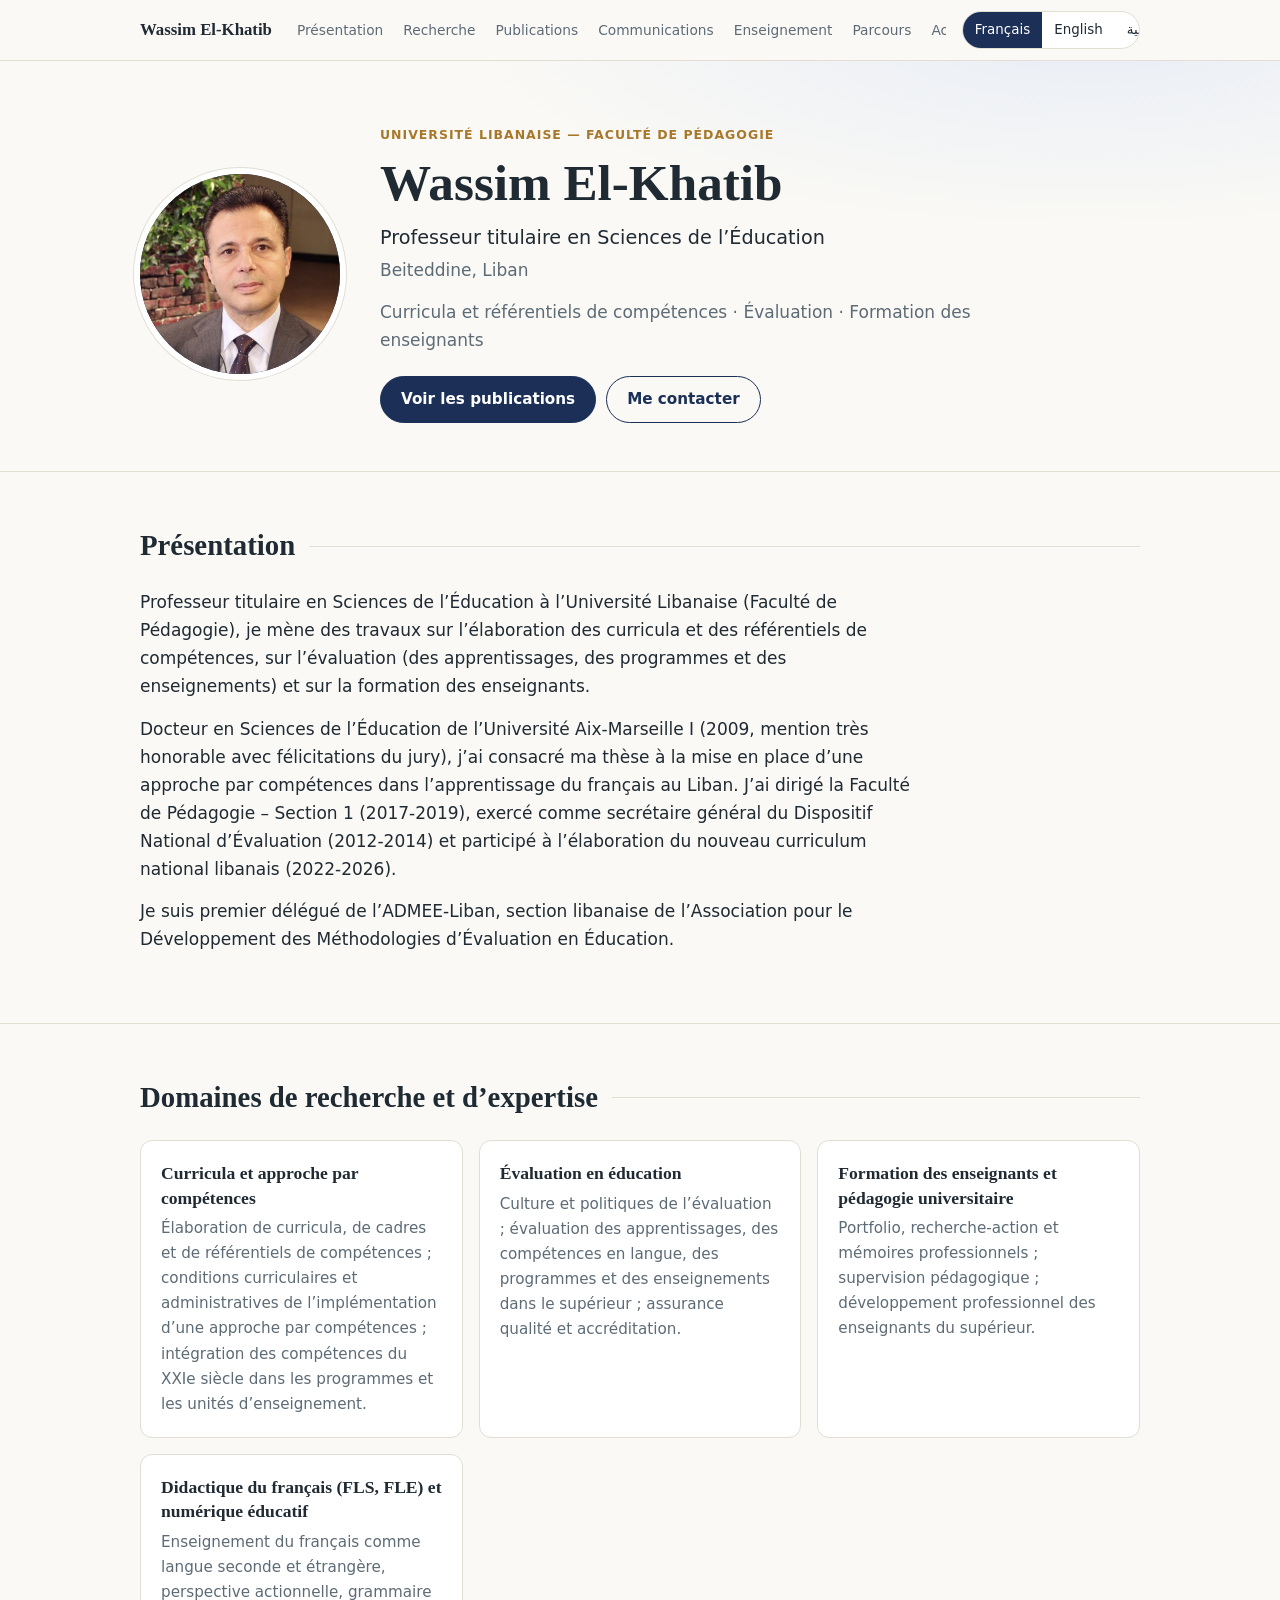
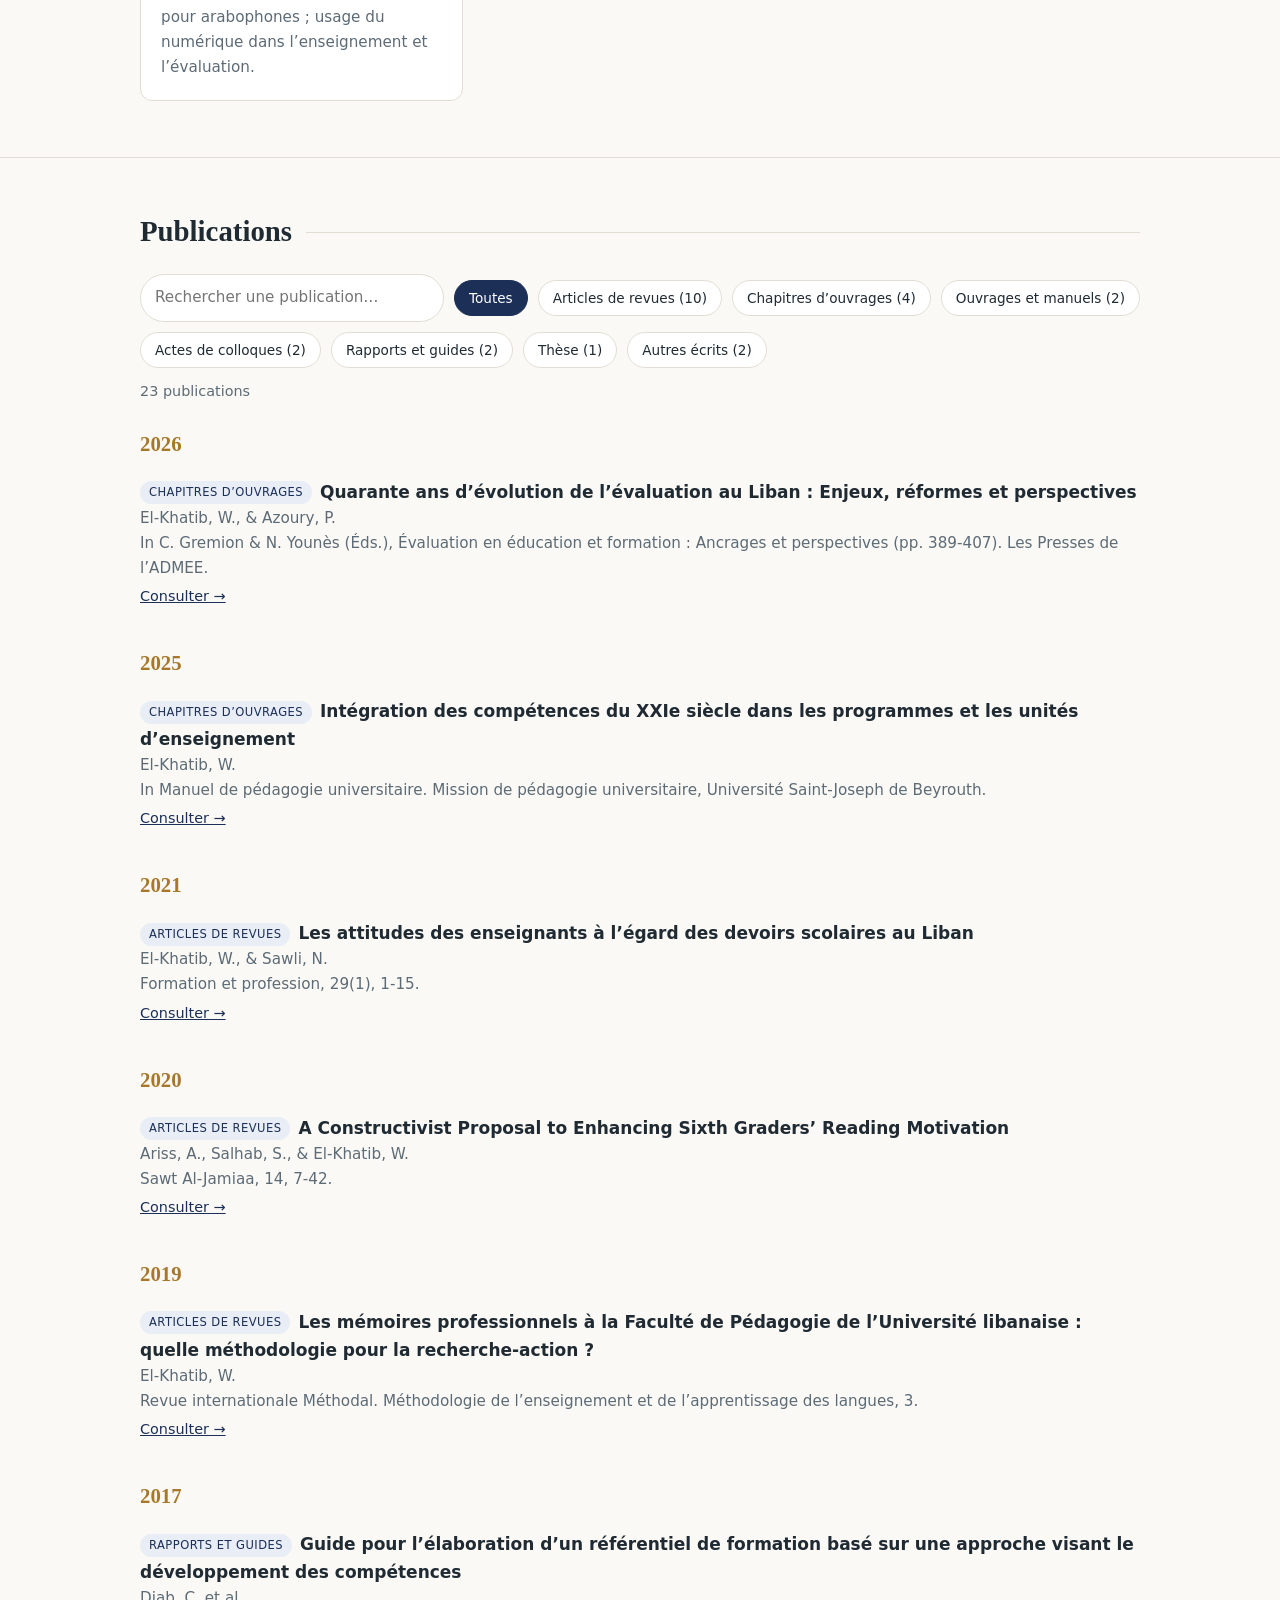
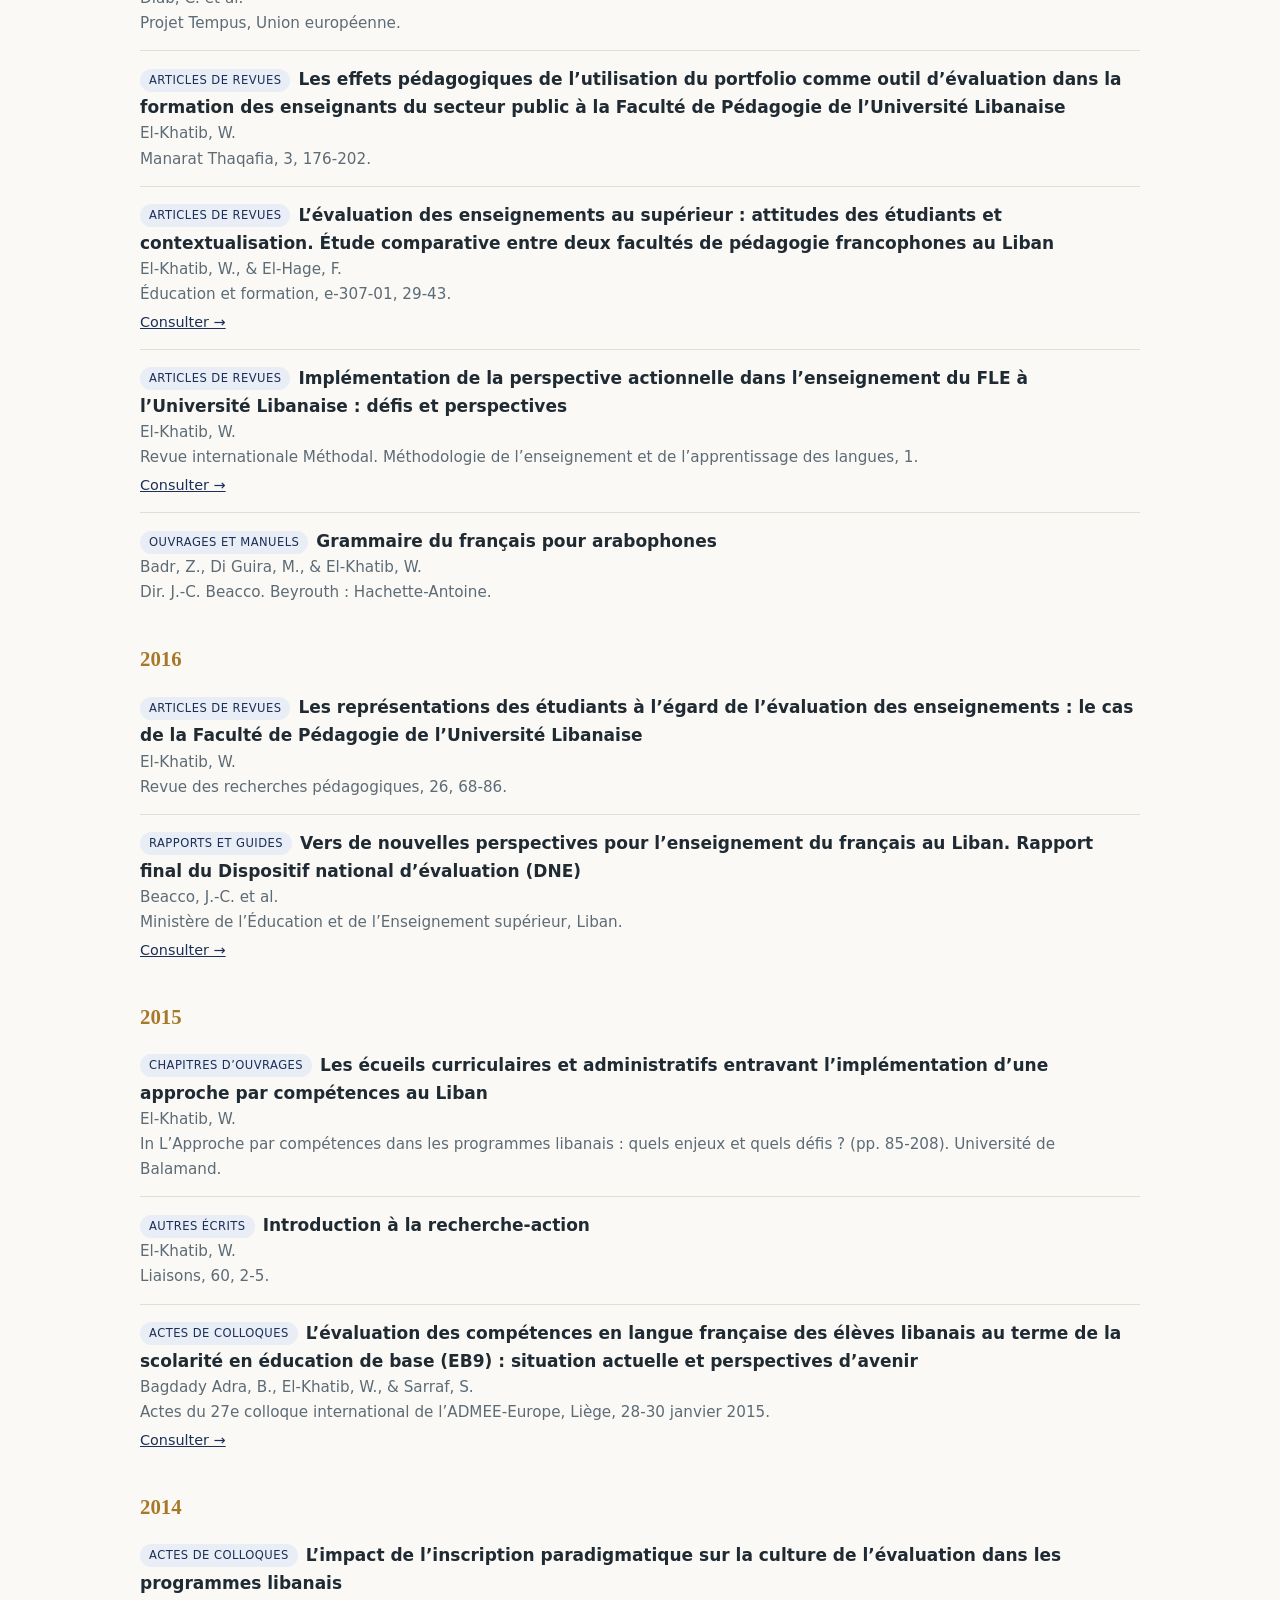
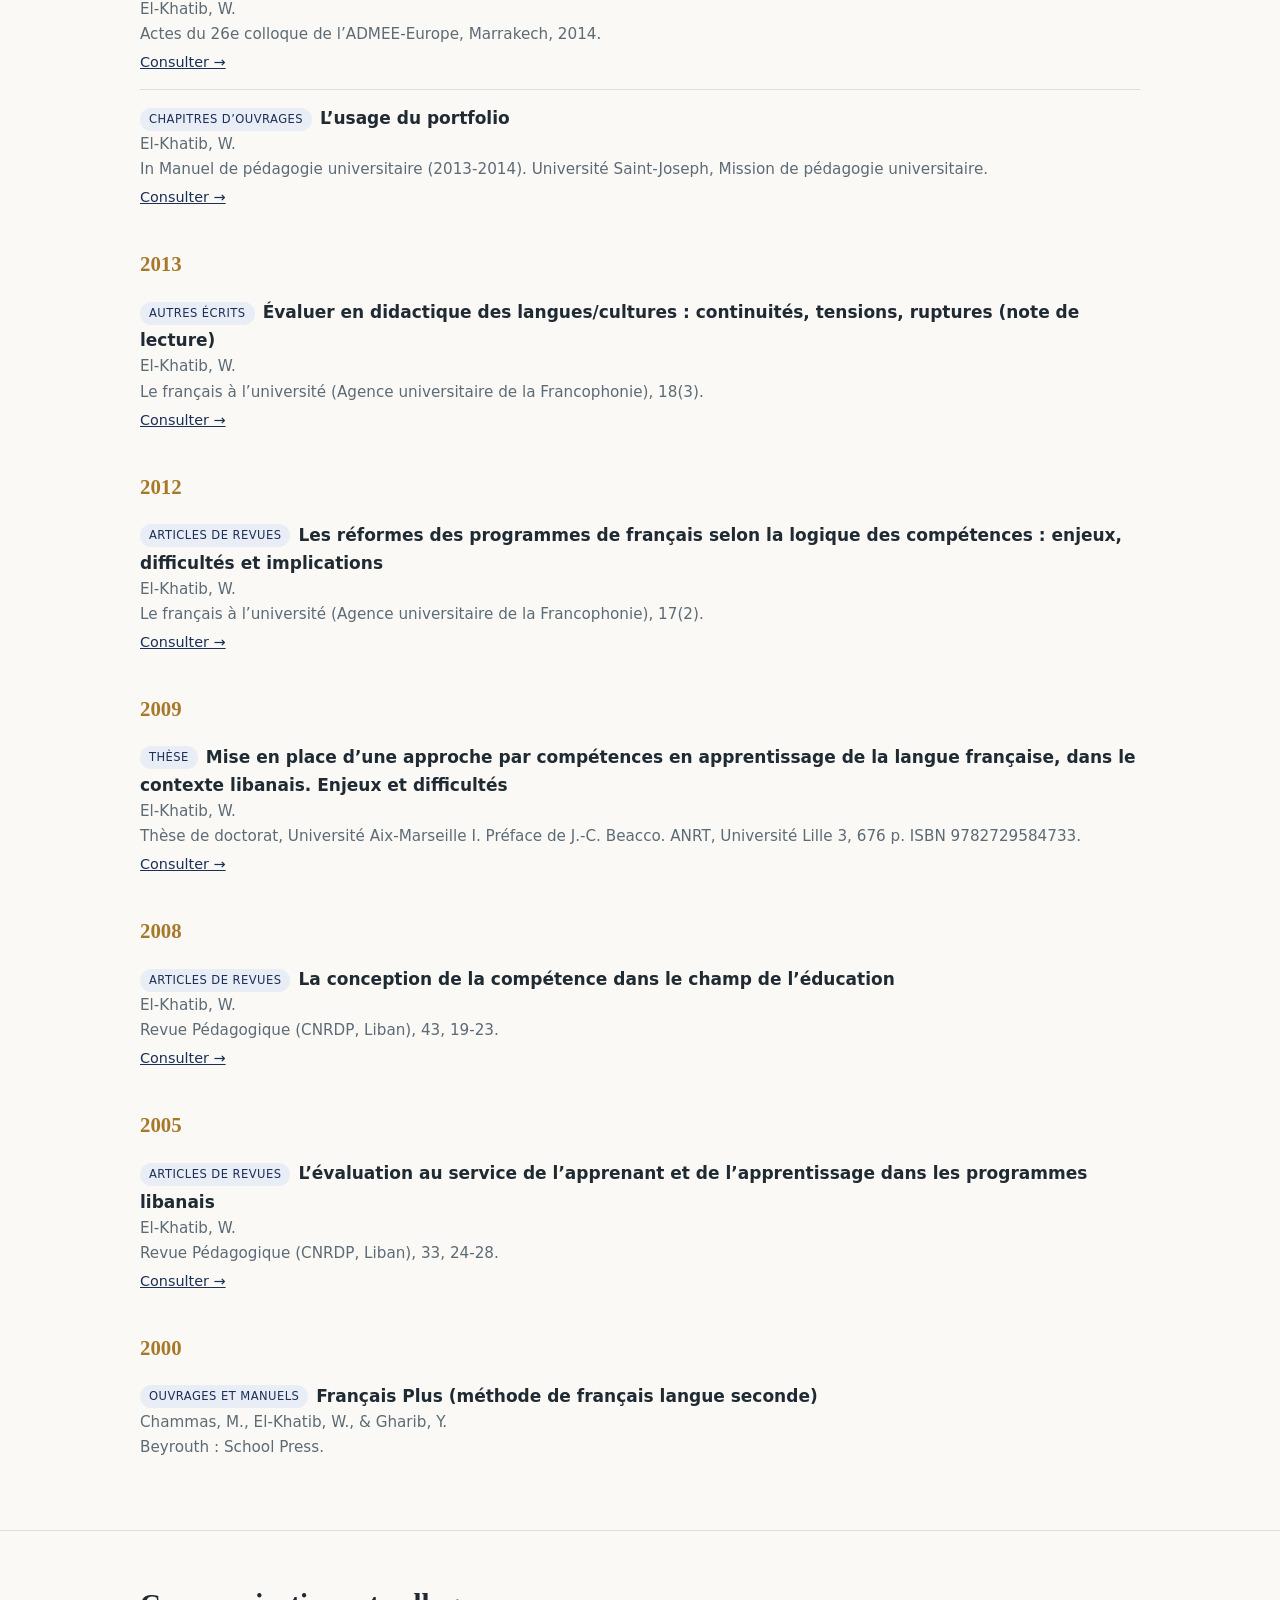
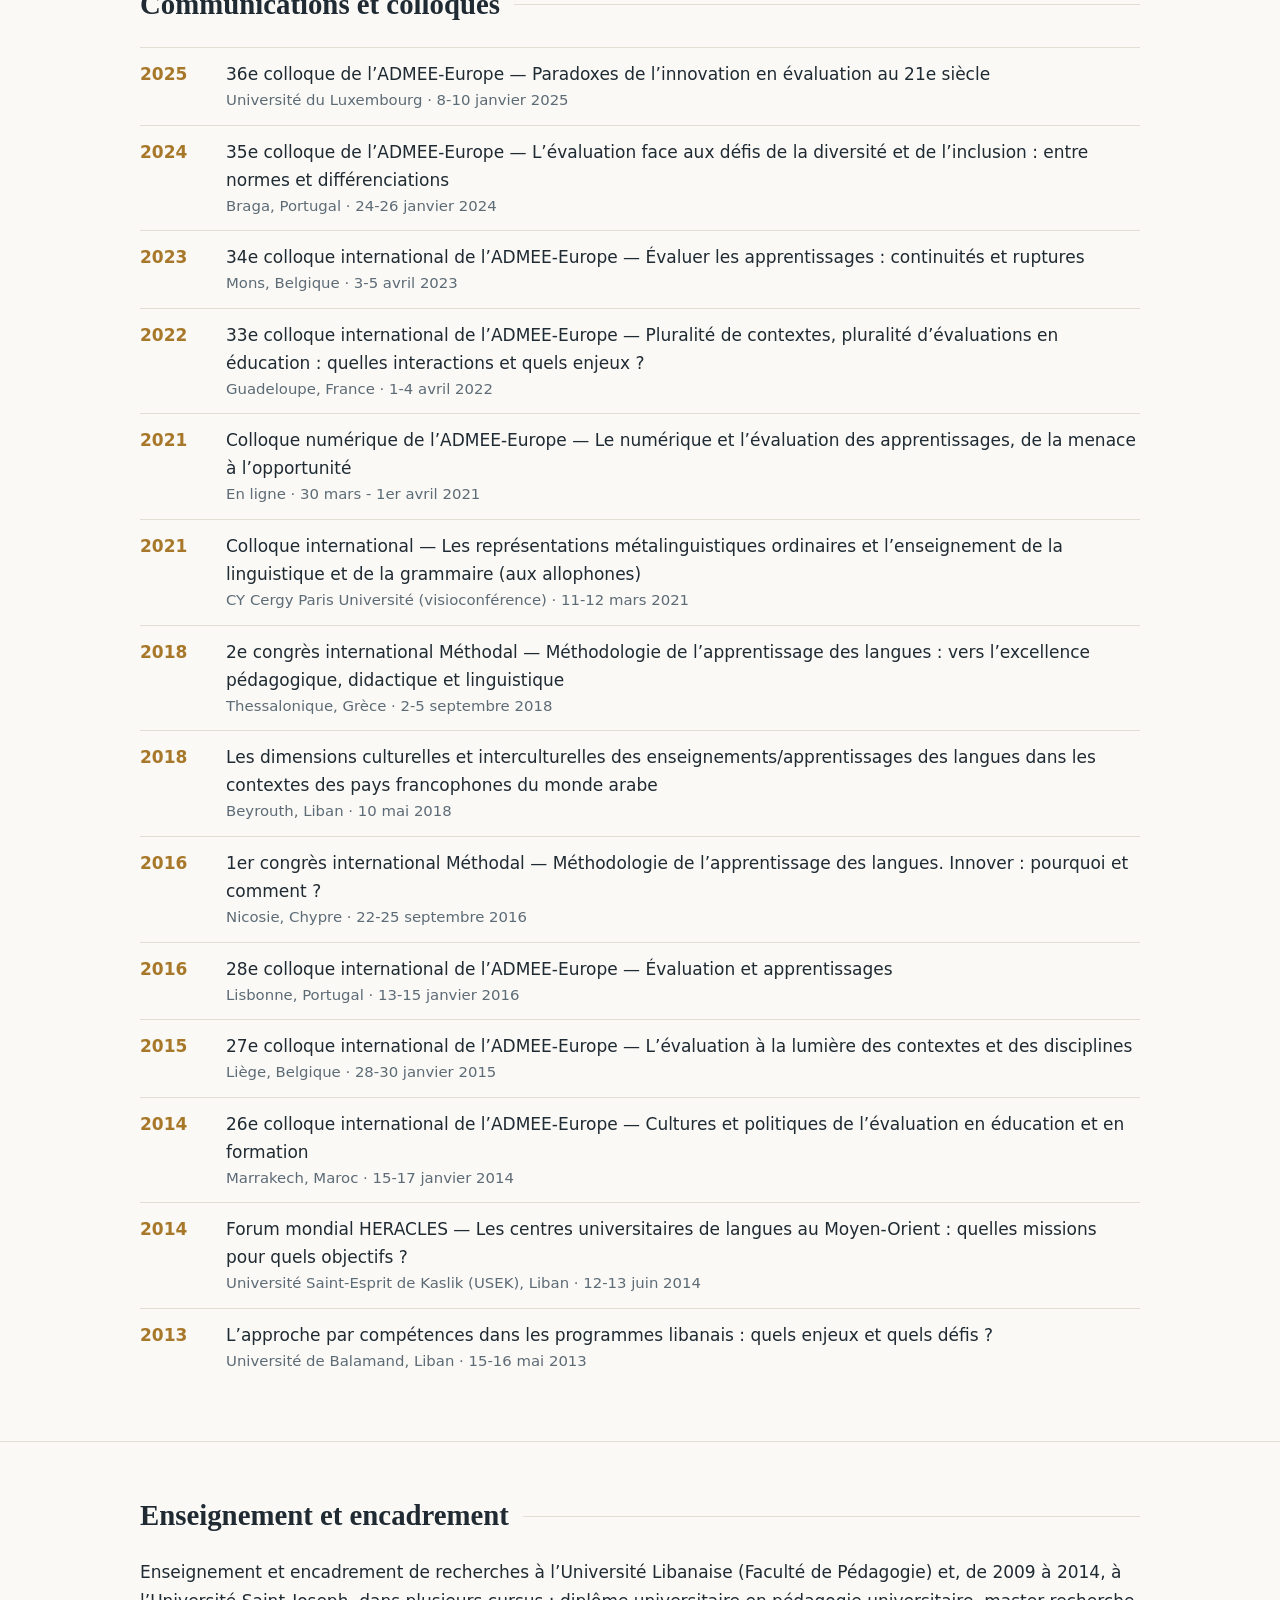
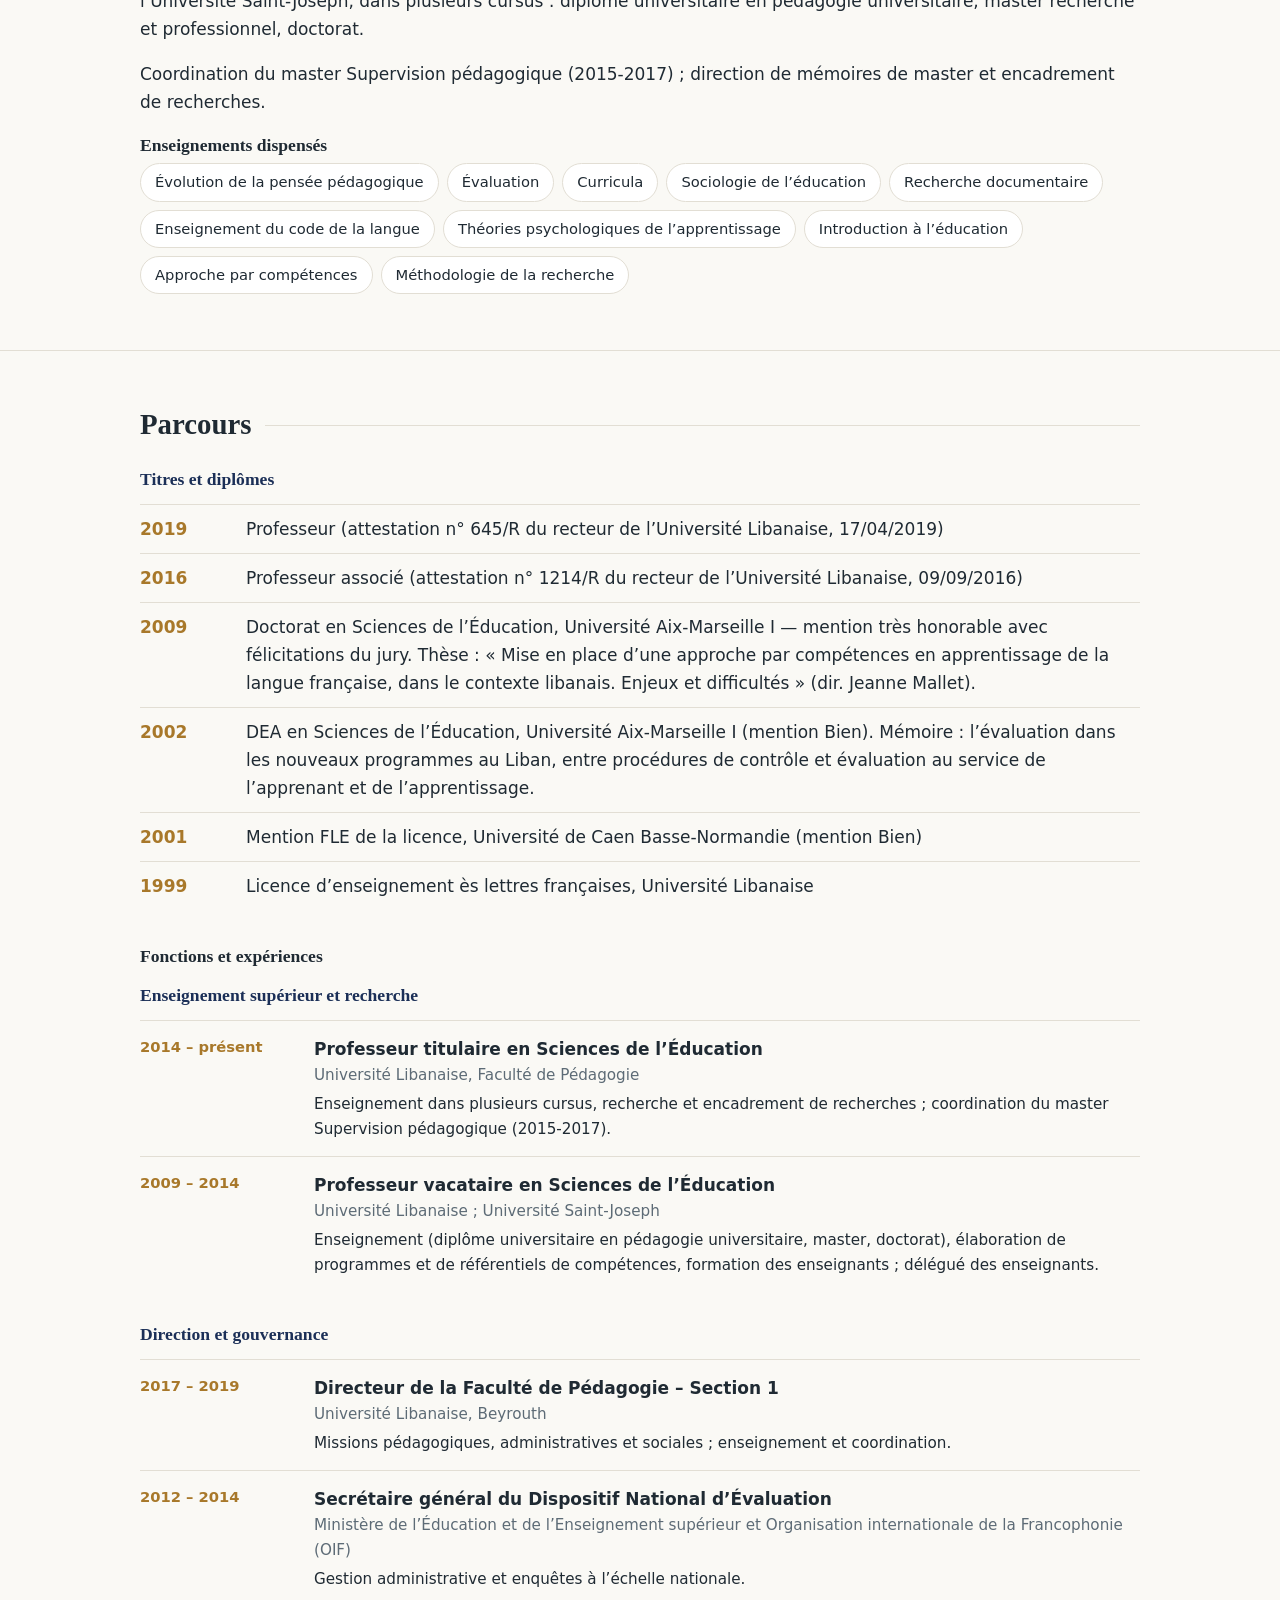
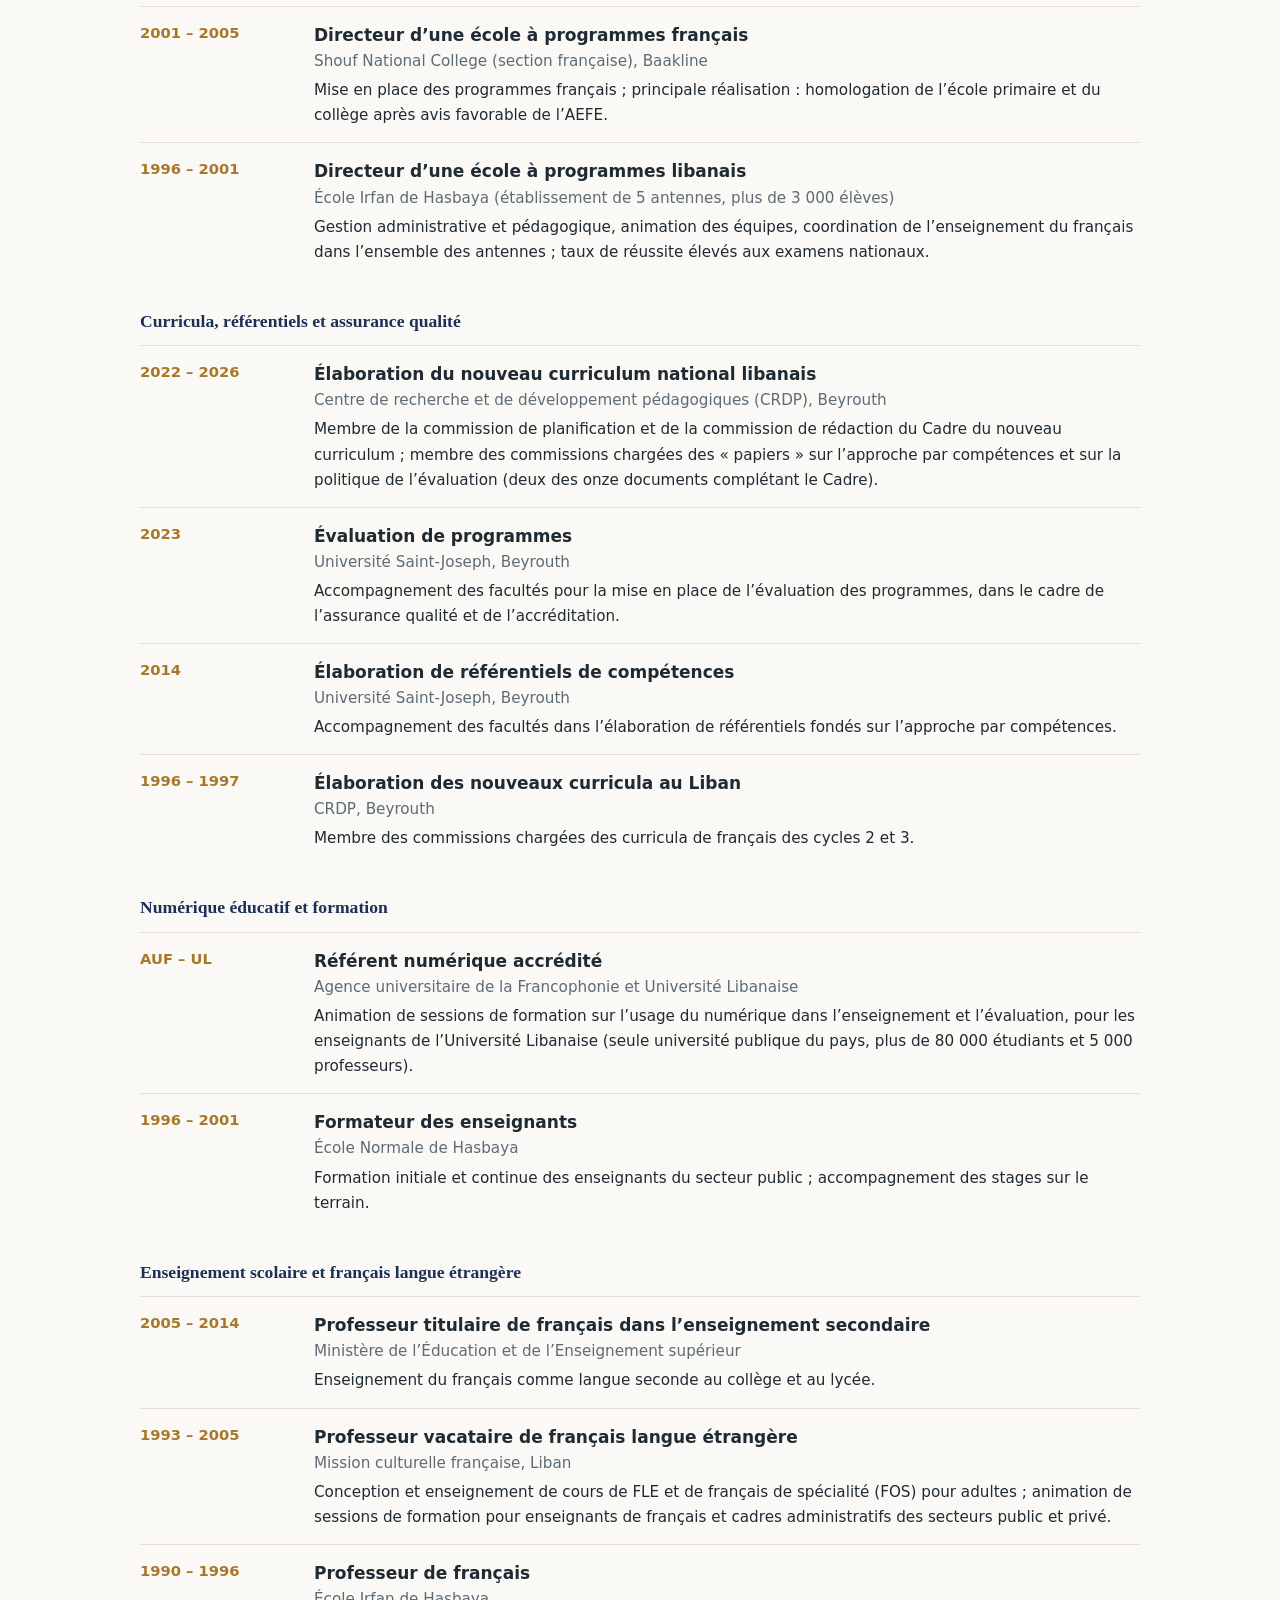
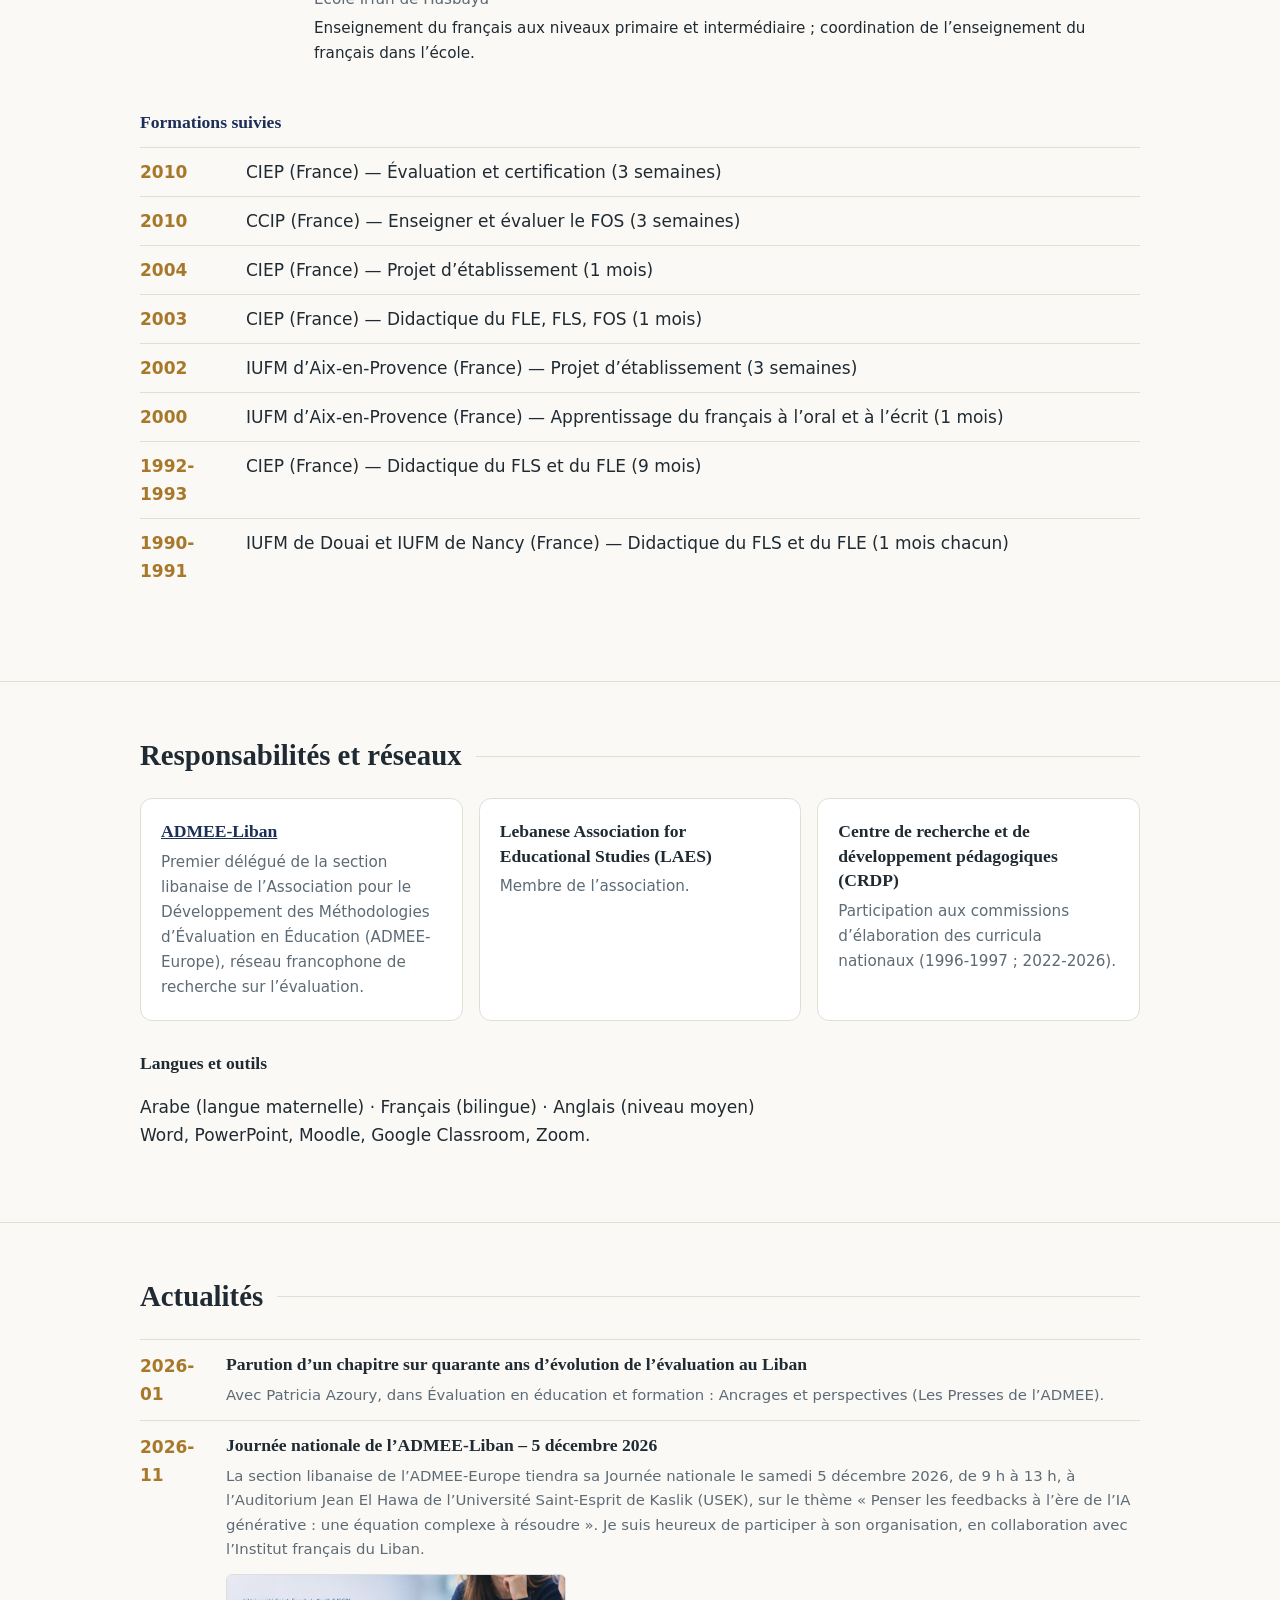
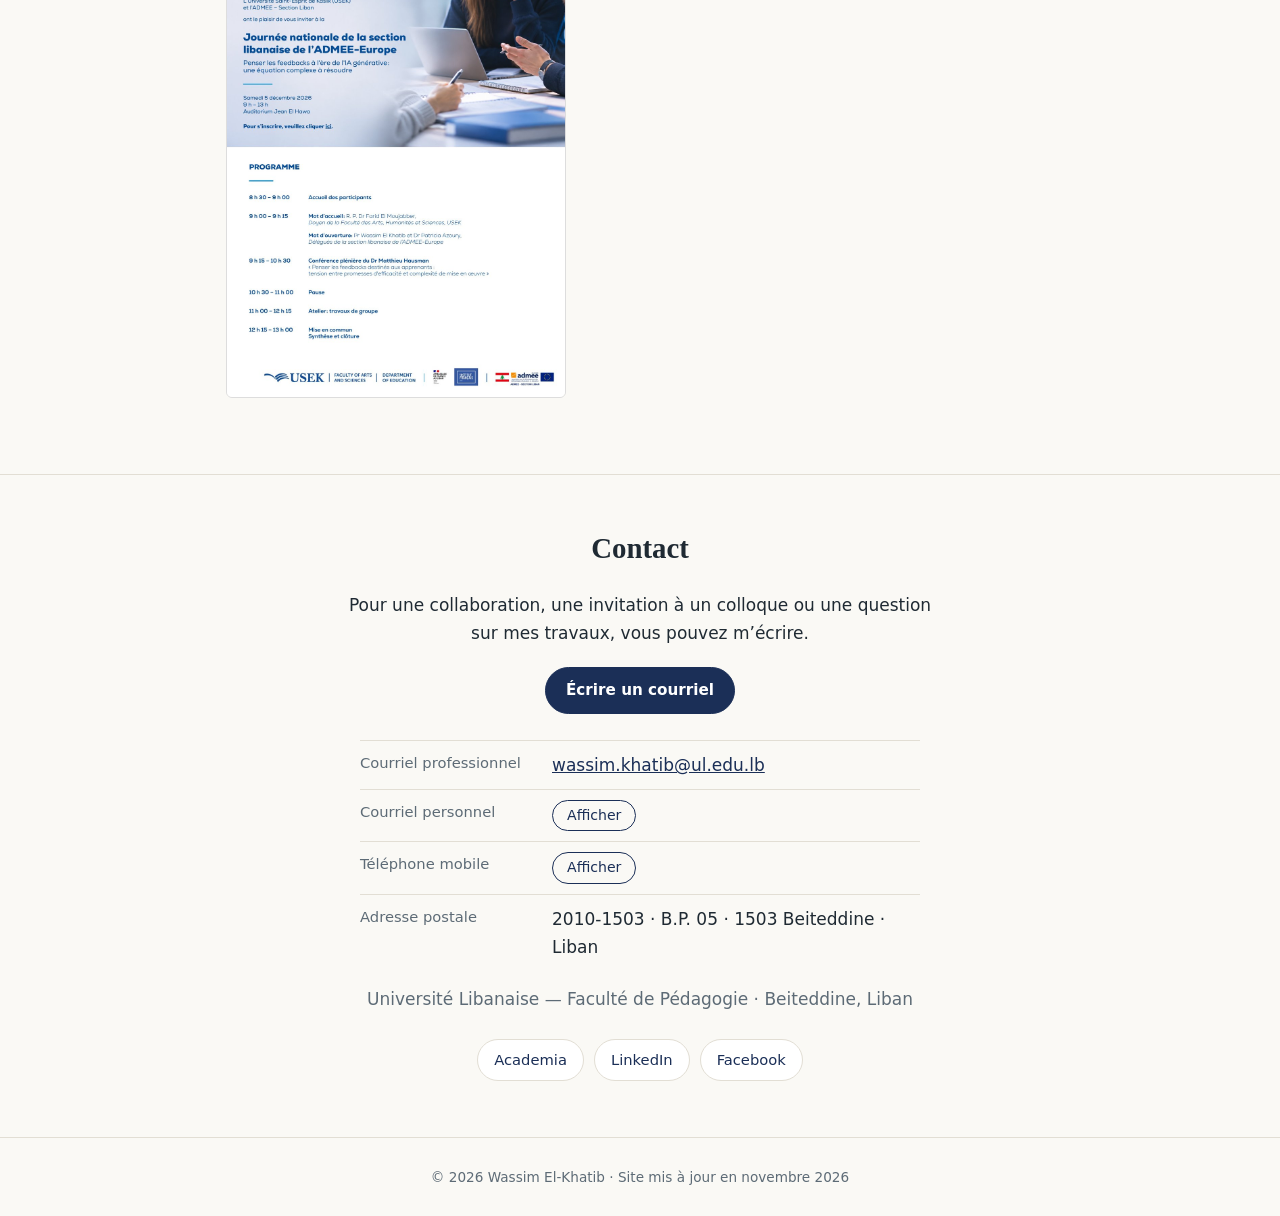
<file: index.html>
<!doctype html>
<html lang="fr" dir="ltr">
<head>
<meta charset="utf-8">
<meta name="viewport" content="width=device-width, initial-scale=1">
<title>Wassim El-Khatib — Professeur en Sciences de l’Éducation | Université Libanaise</title>
<meta name="description" content="Wassim El-Khatib, professeur titulaire en Sciences de l’Éducation à l’Université Libanaise : curricula, approche par compétences, évaluation, formation des enseignants. Publications et communications.">
<meta name="author" content="Wassim El-Khatib">
<meta name="robots" content="index,follow">
<link rel="canonical" href="https://wassimelkhatib.github.io/">
<link rel="alternate" hreflang="fr" href="https://wassimelkhatib.github.io/?lang=fr">
<link rel="alternate" hreflang="en" href="https://wassimelkhatib.github.io/?lang=en">
<link rel="alternate" hreflang="ar" href="https://wassimelkhatib.github.io/?lang=ar">
<meta property="og:type" content="profile">
<meta property="og:title" content="Wassim El-Khatib — Professeur en Sciences de l’Éducation">
<meta property="og:description" content="Curricula, approche par compétences, évaluation, formation des enseignants. Université Libanaise.">
<meta name="theme-color" content="#1b2f57">
<link rel="icon" href="data:image/svg+xml,%3Csvg xmlns='http://www.w3.org/2000/svg' viewBox='0 0 64 64'%3E%3Crect width='64' height='64' rx='14' fill='%231b2f57'/%3E%3Ctext x='32' y='43' font-family='Georgia,serif' font-size='30' font-weight='700' text-anchor='middle' fill='white'%3EWK%3C/text%3E%3C/svg%3E">
<link rel="preconnect" href="https://fonts.googleapis.com">
<link rel="preconnect" href="https://fonts.gstatic.com" crossorigin>
<link href="https://fonts.googleapis.com/css2?family=Noto+Naskh+Arabic:wght@400;600&display=swap" rel="stylesheet">
<link rel="stylesheet" href="style.css">
</head>
<body>
<div id="app">
  <!-- Contenu de secours (lu par les moteurs de recherche et si JavaScript est désactivé) -->
  <main>
    <h1>Wassim El-Khatib</h1>
    <p>Professeur titulaire en Sciences de l’Éducation, Université Libanaise — Faculté de Pédagogie.</p>
    <p>Curricula et référentiels de compétences · Évaluation · Formation des enseignants.</p>
    <p>بروفيسور وسيم الخطيب — بروفيسور في علوم التربية، الجامعة اللبنانية، كلية التربية.</p>
    <p><a href="https://wassimelkhatib.academia.edu">Academia</a></p>
  </main>
</div>
<noscript><p style="text-align:center;padding:20px">Ce site nécessite JavaScript pour afficher la liste complète des publications.</p></noscript>
<script src="content.js"></script>
<script src="content-en.js"></script>
<script src="app.js"></script>
</body>
</html>
</file>
<file: style.css>
:root{
  --bg:#faf9f5; --surface:#ffffff; --ink:#1f2a33; --muted:#5d6b76; --line:#e2ded4;
  --accent:#1b2f57; --accent-ink:#ffffff; --accent-soft:#e8edf6; --gold:#a8782a;
  --radius:12px; --maxw:1040px;
  --serif:Georgia,"Times New Roman",serif;
  --sans:system-ui,-apple-system,"Segoe UI",Roboto,"Helvetica Neue",Arial,sans-serif;
}
@media (prefers-color-scheme:dark){
  :root:not([data-theme="light"]){
    --bg:#11151d; --surface:#171d28; --ink:#e8ecf2; --muted:#9fb0c6; --line:#28313f;
    --accent:#8fb0e6; --accent-ink:#0d1626; --accent-soft:#1a2540; --gold:#d9ad5c;
  }
}
*{box-sizing:border-box}
html{scroll-behavior:smooth;scroll-padding-top:72px}
body{margin:0;background:var(--bg);color:var(--ink);font:17px/1.65 var(--sans);-webkit-text-size-adjust:100%}
html[lang="ar"] body{font-family:"Simplified Arabic","Noto Naskh Arabic","Traditional Arabic",serif;font-size:20px;line-height:1.9}
html[lang="ar"] h1,html[lang="ar"] h2,html[lang="ar"] h3{font-family:"Simplified Arabic","Noto Naskh Arabic",serif}
a{color:var(--accent)}
a:focus-visible,button:focus-visible,input:focus-visible{outline:3px solid var(--gold);outline-offset:2px;border-radius:4px}
.wrap{max-width:var(--maxw);margin:0 auto;padding:0 20px}
.skip{position:absolute;inset-inline-start:-999px;top:8px;background:var(--accent);color:var(--accent-ink);padding:8px 14px;border-radius:8px;z-index:100}
.skip:focus{inset-inline-start:12px}

/* Header */
header.top{position:sticky;top:0;z-index:50;background:color-mix(in srgb,var(--bg) 92%,transparent);backdrop-filter:blur(8px);border-bottom:1px solid var(--line)}
.top .wrap{display:flex;align-items:center;gap:16px;min-height:60px}
.brand{font:600 1.05rem var(--serif);color:var(--ink);text-decoration:none;white-space:nowrap}
html[lang="ar"] .brand{font-size:1.15rem}
nav.main{display:flex;gap:2px;margin-inline-start:auto;overflow-x:auto;scrollbar-width:none}
nav.main::-webkit-scrollbar{display:none}
nav.main a{color:var(--muted);text-decoration:none;padding:8px 9px;border-radius:8px;font-size:.86rem;white-space:nowrap}
html[lang="ar"] nav.main a{font-size:.95rem}
nav.main a:hover,nav.main a.on{color:var(--accent);background:var(--accent-soft)}
.lang{border:1px solid var(--line);background:var(--surface);color:var(--ink);padding:7px 14px;border-radius:999px;cursor:pointer;font:inherit;font-size:.88rem;white-space:nowrap}
.lang:hover{border-color:var(--accent);color:var(--accent)}
@media(max-width:820px){.top .wrap{flex-wrap:wrap;padding-block:8px}nav.main{order:3;width:100%;margin:0}.brand{flex:1}}

/* Hero */
.hero{padding:64px 0 48px;border-bottom:1px solid var(--line);background:
  radial-gradient(900px 300px at 85% -10%,var(--accent-soft),transparent 70%)}
html[dir="rtl"] .hero{background:radial-gradient(900px 300px at 15% -10%,var(--accent-soft),transparent 70%)}
.hero .wrap{display:grid;grid-template-columns:200px 1fr;gap:40px;align-items:center}
.portrait{width:200px;height:200px;border-radius:50%;background:var(--accent);color:var(--accent-ink);display:grid;place-items:center;font:600 3.6rem var(--serif);overflow:hidden;box-shadow:0 0 0 6px var(--surface),0 0 0 7px var(--line)}
.portrait img{width:100%;height:100%;object-fit:cover}
.eyebrow{color:var(--gold);font-weight:600;letter-spacing:.08em;text-transform:uppercase;font-size:.78rem;margin:0 0 8px}
html[lang="ar"] .eyebrow{letter-spacing:0;text-transform:none;font-size:1rem}
h1{font:600 clamp(2rem,5vw,3.2rem)/1.15 var(--serif);margin:0 0 10px}
.role{font-size:1.2rem;margin:0}
.aff{color:var(--muted);margin:2px 0 14px}
.tagline{color:var(--muted);margin:0 0 22px;max-width:60ch}
.cta{display:flex;flex-wrap:wrap;gap:10px}
.btn{display:inline-block;padding:10px 20px;border-radius:999px;text-decoration:none;font-weight:600;font-size:.95rem;border:1px solid var(--accent)}
.btn.primary{background:var(--accent);color:var(--accent-ink)}
.btn.ghost{color:var(--accent);background:transparent}
.btn:hover{filter:brightness(1.08)}
@media(max-width:700px){.hero{padding:36px 0}.hero .wrap{grid-template-columns:1fr;text-align:center;gap:20px;justify-items:center}.portrait{width:140px;height:140px;font-size:2.6rem}.cta{justify-content:center}}

/* Sections */
section{padding:56px 0;border-bottom:1px solid var(--line)}
section:last-of-type{border-bottom:0}
h2{font:600 1.8rem/1.25 var(--serif);margin:0 0 24px;display:flex;align-items:center;gap:14px}
h2::after{content:"";flex:1;height:1px;background:var(--line)}
h3{font:600 1.1rem/1.4 var(--serif);margin:0 0 6px}
.about p{max-width:72ch;margin:0 0 14px}

.cards{display:grid;grid-template-columns:repeat(auto-fit,minmax(240px,1fr));gap:16px}
.card{background:var(--surface);border:1px solid var(--line);border-radius:var(--radius);padding:20px}
.card p{margin:0;color:var(--muted);font-size:.95rem}
html[lang="ar"] .card p{font-size:1rem}

/* Publications */
.tools{display:flex;flex-wrap:wrap;gap:10px;margin-bottom:12px;align-items:center}
.search{flex:1 1 240px;padding:10px 14px;border:1px solid var(--line);border-radius:999px;background:var(--surface);color:var(--ink);font:inherit;font-size:.95rem}
.chip{border:1px solid var(--line);background:var(--surface);color:var(--ink);padding:6px 14px;border-radius:999px;cursor:pointer;font:inherit;font-size:.85rem}
.chip[aria-pressed="true"]{background:var(--accent);color:var(--accent-ink);border-color:var(--accent)}
.count{color:var(--muted);font-size:.9rem;margin:0 0 6px}
.year{font:600 1.3rem var(--serif);color:var(--gold);margin:28px 0 8px}
ul.pubs{list-style:none;margin:0;padding:0}
.pub{padding:14px 0;border-top:1px solid var(--line)}
.pub:first-child{border-top:0}
.pub .t{font-weight:600}
.pub .a,.pub .v{color:var(--muted);font-size:.95rem}
.tag{display:inline-block;font-size:.72rem;letter-spacing:.04em;text-transform:uppercase;color:var(--accent);background:var(--accent-soft);padding:2px 9px;border-radius:999px;margin-inline-end:8px;vertical-align:middle}
html[lang="ar"] .tag{letter-spacing:0;text-transform:none;font-size:.85rem}
.pub a.open{font-size:.9rem;white-space:nowrap}
[dir="ltr"].fr-text{direction:ltr;text-align:start}
html[dir="rtl"] .fr-text{direction:ltr;text-align:left}

/* Timeline / lists */
.group{margin-bottom:30px}
.group>h3{color:var(--accent);margin-bottom:12px}
.entry{display:grid;grid-template-columns:150px 1fr;gap:6px 24px;padding:14px 0;border-top:1px solid var(--line)}
.entry .p{color:var(--gold);font-weight:600;font-size:.92rem}
.entry .r{font-weight:600}
.entry .o{color:var(--muted);font-size:.95rem}
.entry .x{margin-top:4px;font-size:.95rem}
@media(max-width:640px){.entry{grid-template-columns:1fr}}
ul.plain{list-style:none;padding:0;margin:0}
ul.plain li{padding:10px 0;border-top:1px solid var(--line);display:grid;grid-template-columns:90px 1fr;gap:16px}
ul.plain .y{color:var(--gold);font-weight:600}
.two{display:grid;grid-template-columns:1fr 1fr;gap:40px}
@media(max-width:820px){.two{grid-template-columns:1fr;gap:28px}}
ul.pills{list-style:none;padding:0;margin:0;display:flex;flex-wrap:wrap;gap:8px}
ul.pills li{background:var(--surface);border:1px solid var(--line);padding:6px 14px;border-radius:999px;font-size:.92rem}
.talk{padding:12px 0;border-top:1px solid var(--line);display:grid;grid-template-columns:70px 1fr;gap:16px}
.talk .y{color:var(--gold);font-weight:600}
.talk .m{color:var(--muted);font-size:.93rem}

/* Contact */
.contact{text-align:center}
.contact h2{justify-content:center}
.contact h2::after{display:none}
.contact p{max-width:56ch;margin:0 auto 20px}
.profiles{display:flex;flex-wrap:wrap;gap:10px;justify-content:center;margin-top:26px}
.profiles a{border:1px solid var(--line);background:var(--surface);padding:8px 16px;border-radius:999px;text-decoration:none;font-size:.92rem}
.profiles a:hover{border-color:var(--accent)}
footer{padding:28px 0;color:var(--muted);font-size:.85rem;text-align:center;border-top:1px solid var(--line)}
@media print{header.top,.tools,.cta,.lang{display:none}section{padding:18px 0}body{font-size:12pt;background:#fff;color:#000}}

.langs{display:flex;border:1px solid var(--line);border-radius:999px;overflow:hidden;background:var(--surface)}
.langs .lang{border:0;border-radius:0;padding:7px 12px;background:transparent;font-size:.84rem}
.langs .lang[aria-pressed="true"]{background:var(--accent);color:var(--accent-ink)}
.langs .lang:hover{color:inherit}
.langs .lang[aria-pressed="true"]:hover{color:var(--accent-ink)}

.cinfo{max-width:560px;margin:26px auto 0;padding:0;text-align:start}
.cinfo>div{display:grid;grid-template-columns:180px 1fr;gap:12px;padding:10px 0;border-top:1px solid var(--line)}
.cinfo dt{color:var(--muted);font-size:.92rem}
.cinfo dd{margin:0}
.cinfo dd a{display:inline-block}
.reveal{border:1px solid var(--accent);background:transparent;color:var(--accent);border-radius:999px;padding:3px 14px;cursor:pointer;font:inherit;font-size:.88rem}
.reveal:hover{background:var(--accent-soft)}
@media(max-width:520px){.cinfo>div{grid-template-columns:1fr;gap:2px}}
</file>
